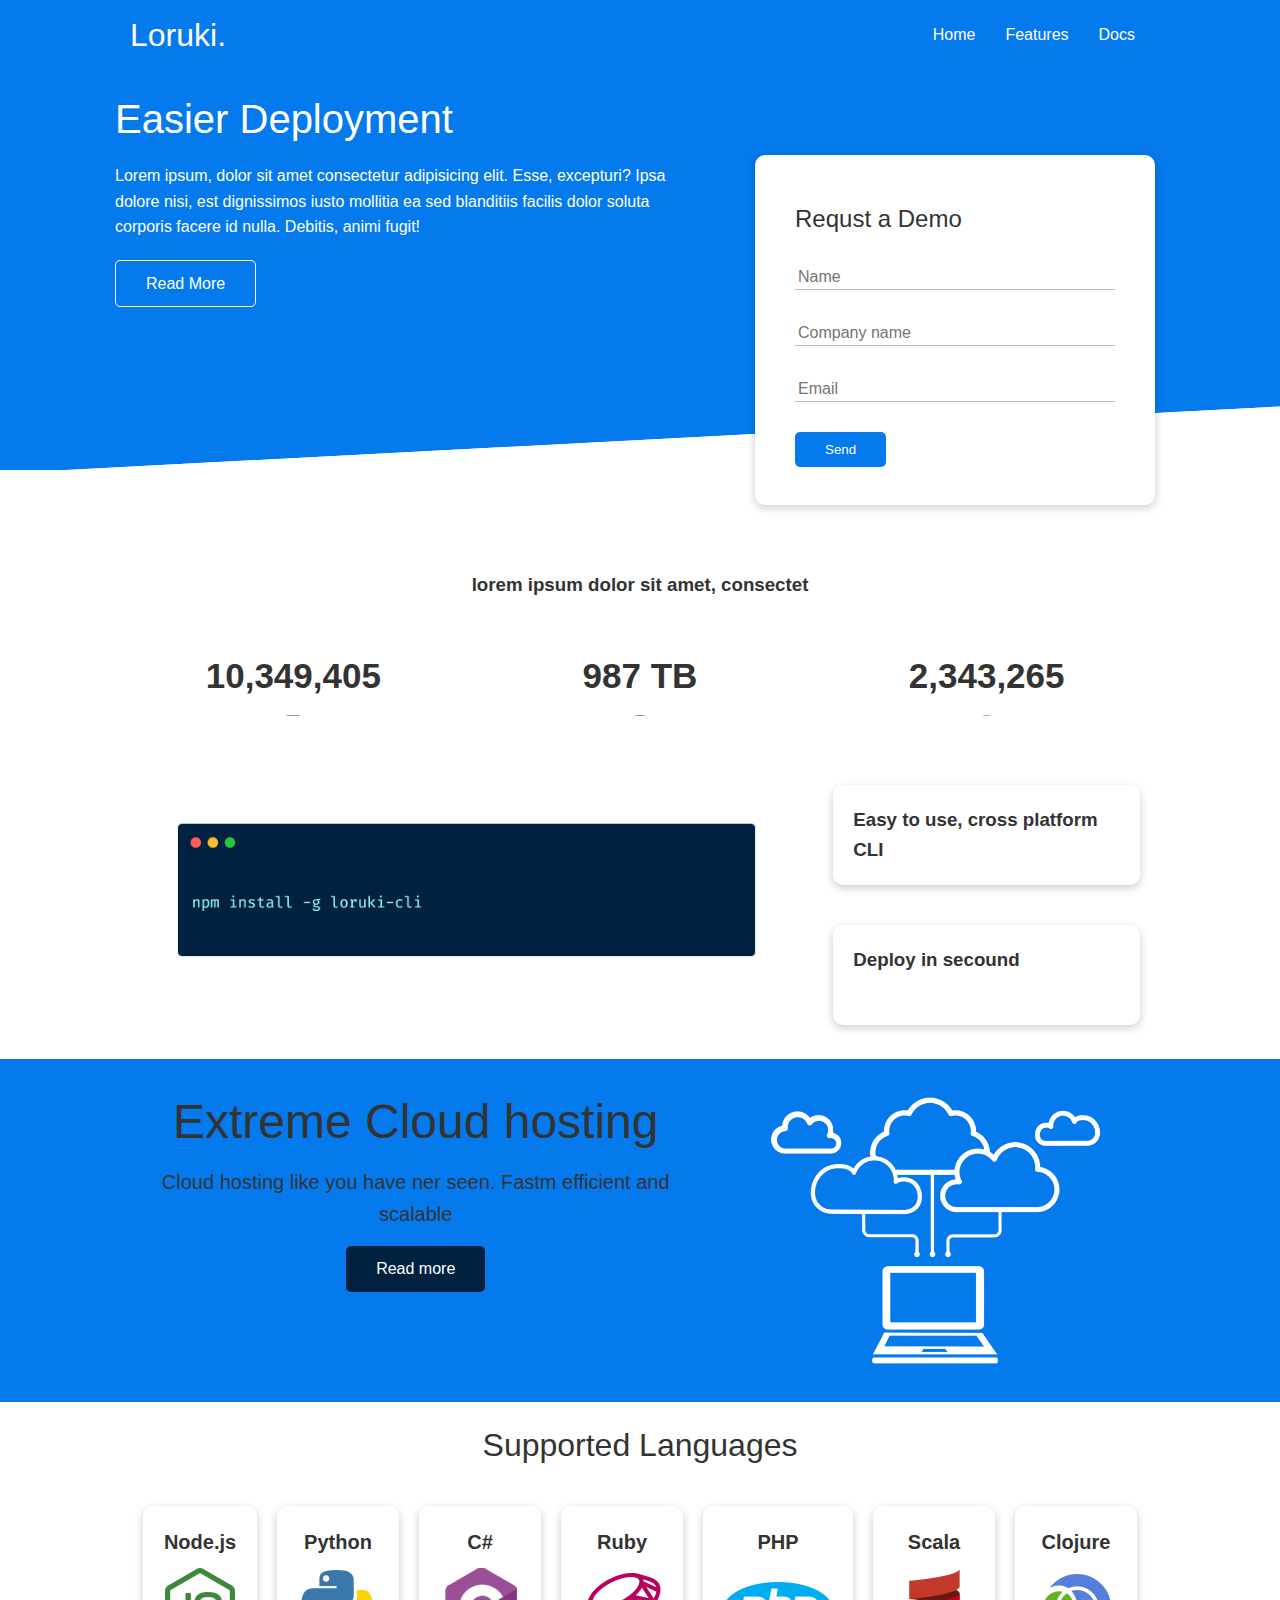
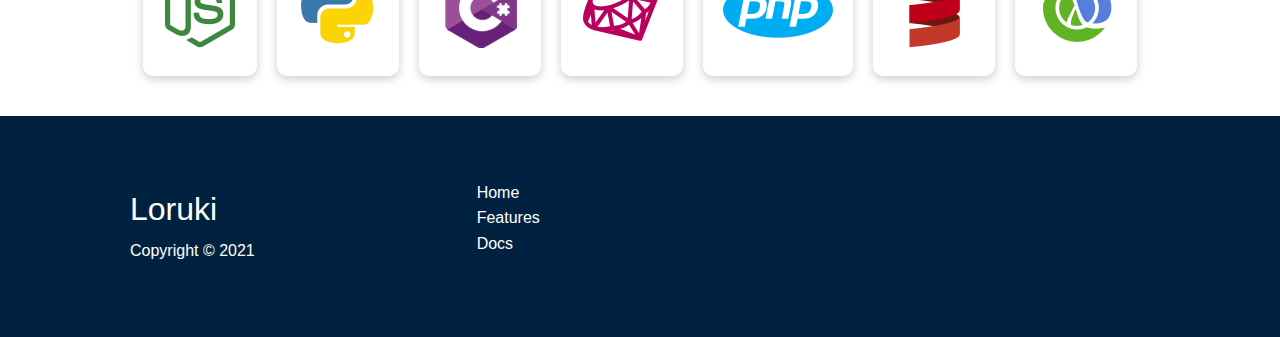
<file: index.html>
<!DOCTYPE html>
<html lang="en">

<head>
    <meta charset="UTF-8">
    <meta http-equiv="X-UA-Compatible" content="IE=edge">
    <meta name="viewport" content="width=device-width, initial-scale=1.0">
    <link rel="stylesheet" href="https://cdnjs.cloudflare.com/ajax/libs/font-awesome/6.0.0-beta2/css/all.min.css"
        integrity="sha512-YWzhKL2whUzgiheMoBFwW8CKV4qpHQAEuvilg9FAn5VJUDwKZZxkJNuGM4XkWuk94WCrrwslk8yWNGmY1EduTA=="
        crossorigin="anonymous" referrerpolicy="no-referrer" />
    <link rel="stylesheet" href="css/utilities.css">
    <link rel="stylesheet" href="css/style.css">
    <title>Loruki | Cloud Hosting For Everyone</title>
</head>

<body>
    <!-- Navbar -->
    <div class="navbar">
        <div class="container flex">
            <h1 class="logo">Loruki.</h1>
            <nav>
                <ul>
                    <li><a href="index.html">Home</a></li>
                    <li><a href="features.html">Features</a></li>
                    <li><a href="docs.html">Docs</a></li>
                </ul>
            </nav>
        </div>
    </div>

    <!-- Showcase -->
    <section class="showcase">
        <div class="container grid">
            <div class="showcase-text">
                <h1>Easier Deployment</h1>
                <p> Lorem ipsum, dolor sit amet consectetur adipisicing elit. Esse, excepturi? Ipsa dolore nisi, est
                    dignissimos iusto mollitia ea sed blanditiis facilis dolor soluta corporis facere id nulla. Debitis,
                    animi fugit!
                </p>
                <a href="features.html" class="btn btn-outline">Read More</a>
            </div>

            <div class="showcase-form card">
                <h2>Requst a Demo</h2>
                <form action="">
                    <div class="form-control">
                        <input type="text" name="name" placeholder="Name">
                    </div>
                    <div class="form-control">
                        <input type="text" name="company" placeholder="Company name">
                    </div>
                    <div class="form-control">
                        <input type="email" name="email" placeholder="Email">
                    </div>
                    <input type="submit" value="Send" class="btn btn-primary">
                </form>
            </div>
        </div>
    </section>

    <!-- Stats -->
    <section class="stats">
        <div class="container">
            <h3 class="stats-heading text-center my-1">
                lorem ipsum dolor sit amet, consectet
            </h3>
            <div class="grid grid-3 text-center my-4">
                <div>
                    <i class="fas fa-server fa-3x"></i>
                    <h3>10,349,405</h3>
                    <p class="text-secondary">Deployments</p>
                </div>
                <div>
                    <i class="fas fa-upload fa-3x"></i>
                    <h3>987 TB</h3>
                    <p class="text-secondary">Published</p>
                </div>
                <div>
                    <i class="fas fa-project-diagram fa-3x"></i>
                    <h3>2,343,265</h3>
                    <p class="text-secondary">Project</p>
                </div>
            </div>
        </div>
    </section>

    <!-- CLi -->

    <section class="cli">
        <div class="container grid">
            <img src="images/cli.png" alt="">
            <div class="card">
                <h3>Easy to use, cross platform CLI</h3>
            </div>
            <div class="card">
                <h3>Deploy in secound</h3>
            </div>
        </div>
    </section>

    <!-- Cloud -->

    <section class="cloud bg-primary my-2 py-2">
        <div class="container grid">
            <div class="text-center">
                <h2 class="lg">Extreme Cloud hosting</h2>
                <p class="lead my-1">Cloud hosting like you have ner seen.
                    Fastm efficient and scalable
                </p>
                <a href="features.html" class="btn btn-dark">Read more</a>
            </div>
            <img src="images/cloud.png" alt="">
        </div>
    </section>

    <!-- Languages -->
    <section class="languages">
        <h2 class="md text-center my-2">
            Supported Languages
        </h2>
        <div class="container flex">
            <div class="card">
                <h4>Node.js</h4>
                <img src="images/logos/node.png" alt="">
            </div>
            <div class="card">
                <h4>Python</h4>
                <img src="images/logos/python.png" alt="">
            </div>
            <div class="card">
                <h4>C#</h4>
                <img src="images/logos/csharp.png" alt="">
            </div>
            <div class="card">
                <h4>Ruby</h4>
                <img src="images/logos/ruby.png" alt="">
            </div>
            <div class="card">
                <h4>PHP</h4>
                <img src="images/logos/php.png" alt="">
            </div>
            <div class="card">
                <h4>Scala</h4>
                <img src="images/logos/scala.png" alt="">
            </div>
            <div class="card">
                <h4>Clojure</h4>
                <img src="images/logos/clojure.png" alt="">
            </div>
        </div>
    </section>

    <!-- Footer -->

    <footer class="footer bg-dark py-5">
        <div class="container grid grid-3">
            <div>
                <h1>
                    Loruki
                </h1>
                <p>Copyright &copy; 2021</p>
            </div>
            <nav>
                <ul>
                    <li><a href="index.html">Home</a></li>
                    <li><a href="features.html">Features</a></li>
                    <li><a href="docs.html">Docs</a></li>
                </ul>
            </nav>

            <div class="social">
                <a href="https://github.com/"><i class="fab fa-github fa-2x"></i></a>
                <a href="https://facebook.com/"><i class="fab fa-facebook fa-2x"></i></a>
                <a href="https://instagram.com/"><i class="fab fa-instagram fa-2x"></i></a>
                <a href="https://twitter.com/"><i class="fab fa-twitter fa-2x"></i></a>
            </div>
        </div>
    </footer>
</body>

</html>
</file>
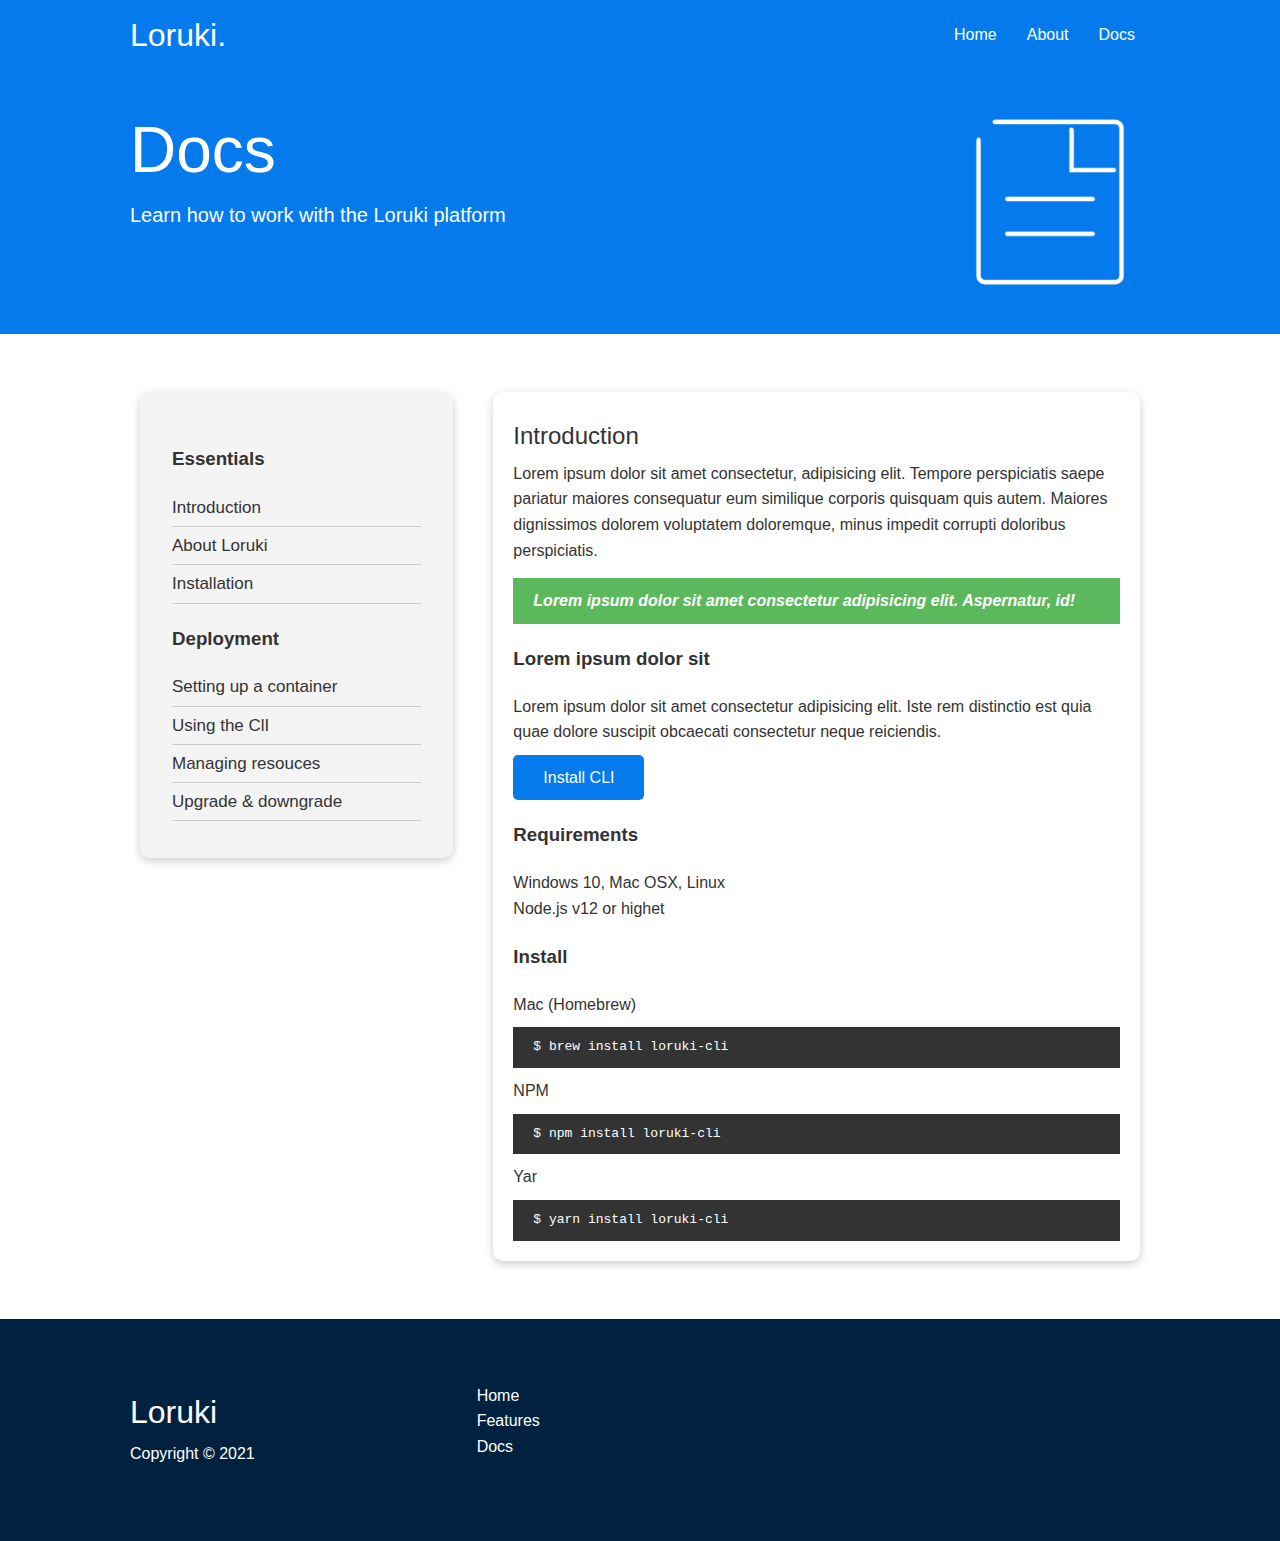
<file: docs.html>
<!DOCTYPE html>
<html lang="en">

<head>
    <meta charset="UTF-8">
    <meta http-equiv="X-UA-Compatible" content="IE=edge">
    <meta name="viewport" content="width=device-width, initial-scale=1.0">
    <link rel="stylesheet" href="https://cdnjs.cloudflare.com/ajax/libs/font-awesome/6.0.0-beta2/css/all.min.css"
        integrity="sha512-YWzhKL2whUzgiheMoBFwW8CKV4qpHQAEuvilg9FAn5VJUDwKZZxkJNuGM4XkWuk94WCrrwslk8yWNGmY1EduTA=="
        crossorigin="anonymous" referrerpolicy="no-referrer" />
    <link rel="stylesheet" href="css/utilities.css">
    <link rel="stylesheet" href="css/style.css">
    <title>Loruki | Cloud Hosting For Everyone</title>
</head>

<body>
    <!-- Navbar -->
    <div class="navbar">
        <div class="container flex">
            <h1 class="logo">Loruki.</h1>
            <nav>
                <ul>
                    <li><a href="index.html">Home</a></li>
                    <li><a href="features.html">About</a></li>
                    <li><a href="docs.html   ">Docs</a></li>
                </ul>
            </nav>
        </div>
    </div>

    <!-- Head -->
    <section class="docs-head bg-primary py-3">
        <div class="container grid">
            <div>
                <h1 class="xl">Docs</h1>
                <p class="lead"> 
                    Learn how to work with the Loruki platform
                </p>
            </div>
            <img src="images/docs.png" alt="">
        </div>
    </section>
    <!-- Docs main -->
    <section class="docs-main my-4">
        <div class="container grid">
            <div class="card bg-light p-3">
                <h3 class="my-2">Essentials</h3>
                <nav>
                    <ul>
                        <li><a href="#">Introduction</a></li>
                        <li><a href="#">About Loruki</a></li>
                        <li><a href="#">Installation</a></li>
                    </ul>
                </nav>
                <h3 class="my-2">Deployment</h3>
                <nav>
                    <ul>
                        <li><a href="#">Setting up a container</a></li>
                        <li><a href="#">Using the ClI</a></li>
                        <li><a href="#">Managing resouces</a></li>
                        <li><a href="#">Upgrade & downgrade</a></li>
                    </ul>
                </nav>
            </div>
            <div class="card">
                <h2>Introduction</h2>
                <p>Lorem ipsum dolor sit amet consectetur, adipisicing elit. Tempore perspiciatis saepe pariatur maiores consequatur eum similique corporis quisquam quis autem. Maiores dignissimos dolorem voluptatem doloremque, minus impedit corrupti doloribus perspiciatis.</p>
                <div class="alert alert-success">
                    <i class="fas fa-info">Lorem ipsum dolor sit amet consectetur adipisicing elit. Aspernatur, id!</i>

                </div>
                <h3>Lorem ipsum dolor sit</h3>
                <p>Lorem ipsum dolor sit amet consectetur adipisicing elit. Iste rem distinctio est quia quae dolore suscipit obcaecati consectetur neque reiciendis.</p>
                <a href="#" class="btn btn-primary">Install CLI</a>

                <h3>Requirements</h3>
                <ul>
                    <li>Windows 10, Mac OSX, Linux</li>
                    <li>Node.js v12 or highet</li>

                </ul>

                <h3>Install</h3>
                <p>Mac (Homebrew)</p>
                <pre><code>$ brew install loruki-cli</code></pre>
                <p>NPM</p>
                <pre><code>$ npm install loruki-cli</code></pre>
                <p>Yar</p>
                <pre><code>$ yarn install loruki-cli</code></pre>
            </div>
        </div>
    </section>



    <!-- Footer -->

    <footer class="footer bg-dark py-5">
        <div class="container grid grid-3">
            <div>
                <h1>
                    Loruki
                </h1>
                <p>Copyright &copy; 2021</p>
            </div>
            <nav>
                <ul>
                    <li><a href="index.html">Home</a></li>
                    <li><a href="features.html">Features</a></li>
                    <li><a href="docs.html">Docs</a></li>
                </ul>
            </nav>

            <div class="social">
                <a href="https://github.com/"><i class="fab fa-github fa-2x"></i></a>
                <a href="https://facebook.com/"><i class="fab fa-facebook fa-2x"></i></a>
                <a href="https://instagram.com/"><i class="fab fa-instagram fa-2x"></i></a>
                <a href="https://twitter.com/"><i class="fab fa-twitter fa-2x"></i></a>
            </div>
        </div>
    </footer>
</body>

</html>
</file>
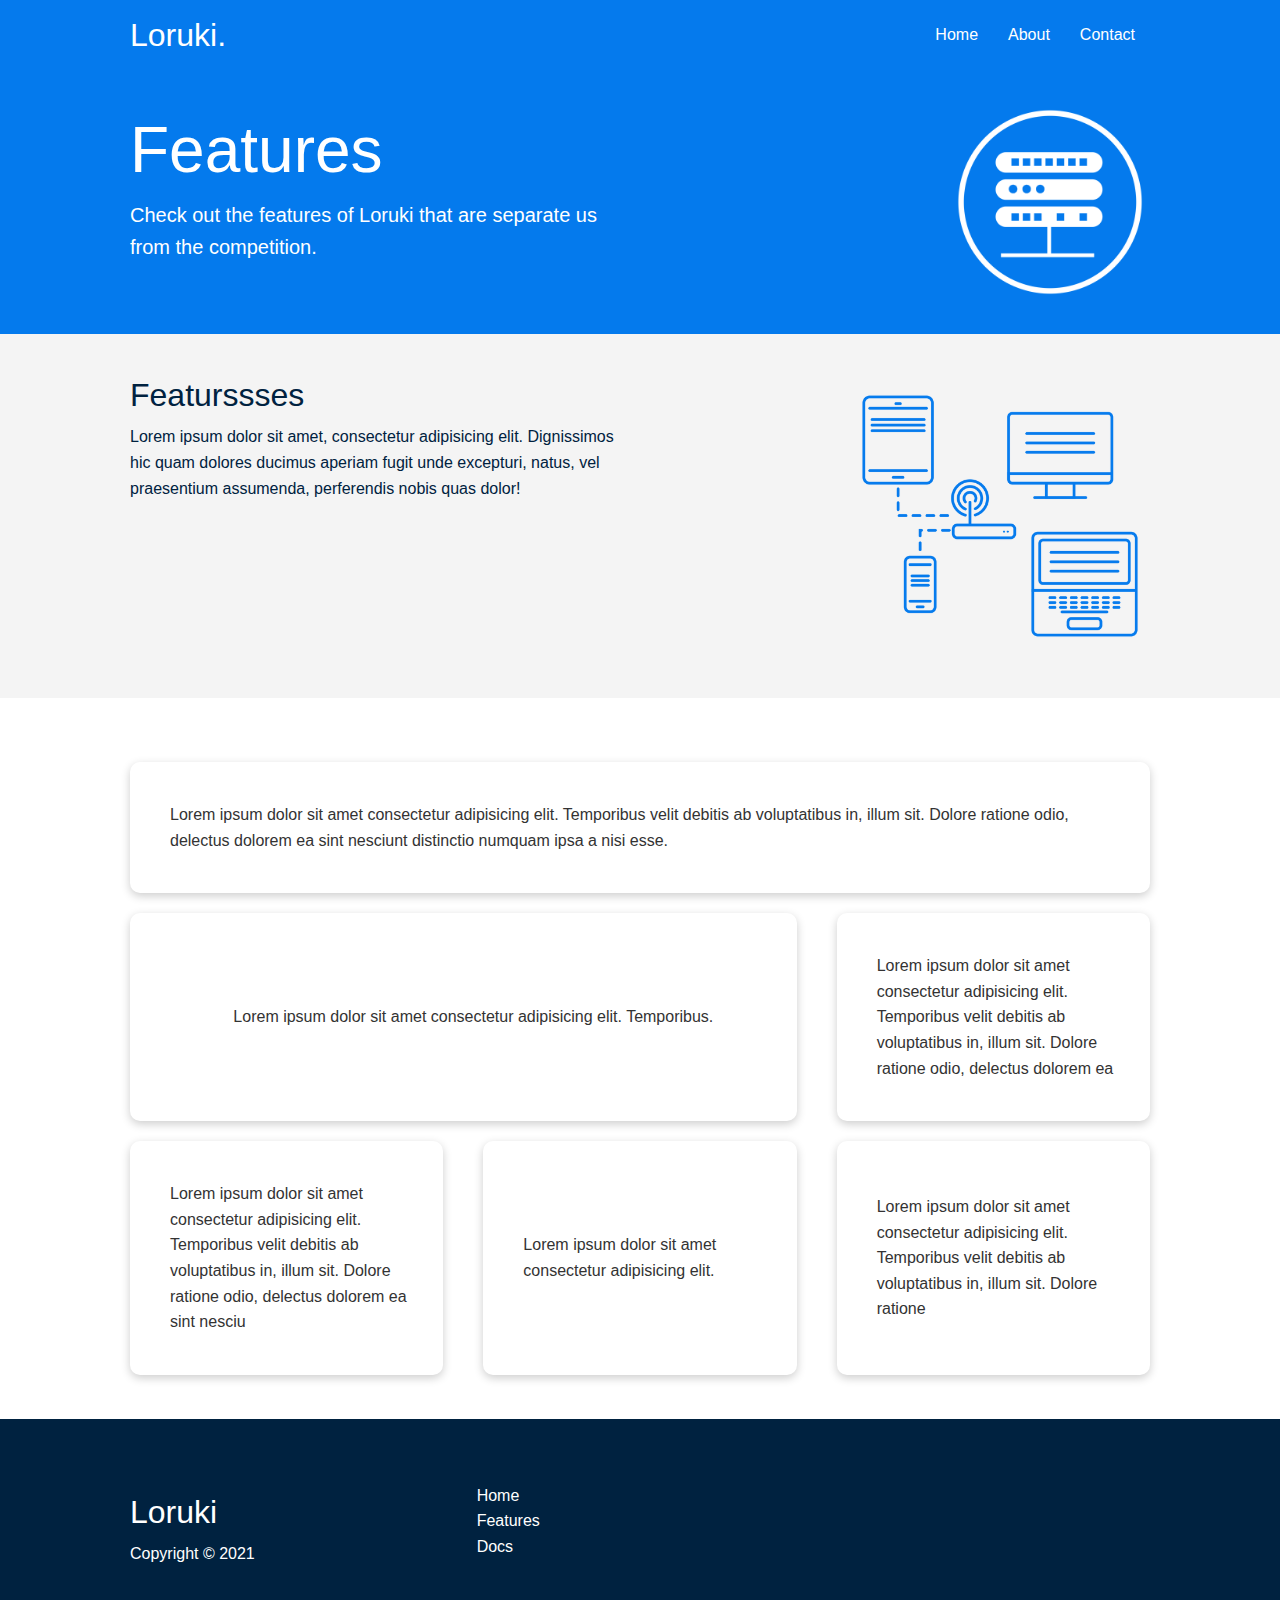
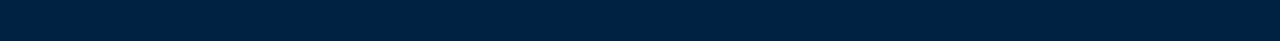
<file: features.html>
<!DOCTYPE html>
<html lang="en">

<head>
    <meta charset="UTF-8">
    <meta http-equiv="X-UA-Compatible" content="IE=edge">
    <meta name="viewport" content="width=device-width, initial-scale=1.0">
    <link rel="stylesheet" href="https://cdnjs.cloudflare.com/ajax/libs/font-awesome/6.0.0-beta2/css/all.min.css"
        integrity="sha512-YWzhKL2whUzgiheMoBFwW8CKV4qpHQAEuvilg9FAn5VJUDwKZZxkJNuGM4XkWuk94WCrrwslk8yWNGmY1EduTA=="
        crossorigin="anonymous" referrerpolicy="no-referrer" />
    <link rel="stylesheet" href="css/utilities.css">
    <link rel="stylesheet" href="css/style.css">
    <title>Loruki | Cloud Hosting For Everyone</title>
</head>

<body>
    <!-- Navbar -->
    <div class="navbar">
        <div class="container flex">
            <h1 class="logo">Loruki.</h1>
            <nav>
                <ul>
                    <li><a href="index.html">Home</a></li>
                    <li><a href="features.html">About</a></li>
                    <li><a href="docs.html   ">Contact</a></li>
                </ul>
            </nav>
        </div>
    </div>

    <!-- Head -->
    <section class="features-head bg-primary py-3">
        <div class="container grid">
            <div>
                <h1 class="xl">Features</h1>
                <p class="lead">Check out the features of Loruki that are
                    separate us from the competition.
                </p>
            </div>
            <img src="images/server.png" alt="">
        </div>
    </section>

    <!-- Sub head -->

    <section class="features-sub-head bg-light py-3">
        <div class="container grid">
            <div>
                <h1 class="md">Featurssses</h1>
                <p>Lorem ipsum dolor sit amet, consectetur adipisicing elit. Dignissimos hic quam dolores ducimus
                    aperiam fugit unde excepturi, natus, vel praesentium assumenda, perferendis nobis quas dolor!</p>
            </div>
            <img src="images/server2.png" alt="">
        </div>
    </section>

    <section class="features-main my-2">
        <div class="container grid grid-3">
            <div class="card flex">
                <i class="fas fa-server fa-3x"></i>
                <p>Lorem ipsum dolor sit amet consectetur adipisicing elit. Temporibus velit debitis ab voluptatibus in,
                    illum sit. Dolore ratione odio, delectus dolorem ea sint nesciunt distinctio numquam ipsa a nisi
                    esse.</p>
            </div>
            <div class="card flex">
                <i class="fas fa-server fa-3x"></i>
                <p>Lorem ipsum dolor sit amet consectetur adipisicing elit. Temporibus.</p>
            </div>
            <div class="card flex">
                <i class="fas fa-server fa-3x"></i>
                <p>Lorem ipsum dolor sit amet consectetur adipisicing elit. Temporibus velit debitis ab voluptatibus in,
                    illum sit. Dolore ratione odio, delectus dolorem ea </p>
            </div>
            <div class="card flex">
                <i class="fas fa-server fa-3x"></i>
                <p>Lorem ipsum dolor sit amet consectetur adipisicing elit. Temporibus velit debitis ab voluptatibus in,
                    illum sit. Dolore ratione odio, delectus dolorem ea sint nesciu</p>
            </div>
            <div class="card flex">
                <i class="fas fa-server fa-3x"></i>
                <p>Lorem ipsum dolor sit amet consectetur adipisicing elit.</p>
            </div>
            <div class="card flex">
                <i class="fas fa-server fa-3x"></i>
                <p>Lorem ipsum dolor sit amet consectetur adipisicing elit. Temporibus velit debitis ab voluptatibus in,
                    illum sit. Dolore ratione</p>
            </div>
        </div>
    </section>
    <!-- Footer -->

    <footer class="footer bg-dark py-5">
        <div class="container grid grid-3">
            <div>
                <h1>
                    Loruki
                </h1>
                <p>Copyright &copy; 2021</p>
            </div>
            <nav>
                <ul>
                    <li><a href="index.html">Home</a></li>
                    <li><a href="features.html">Features</a></li>
                    <li><a href="docs.html">Docs</a></li>
                </ul>
            </nav>

            <div class="social">
                <a href="https://github.com/"><i class="fab fa-github fa-2x"></i></a>
                <a href="https://facebook.com/"><i class="fab fa-facebook fa-2x"></i></a>
                <a href="https://instagram.com/"><i class="fab fa-instagram fa-2x"></i></a>
                <a href="https://twitter.com/"><i class="fab fa-twitter fa-2x"></i></a>
            </div>
        </div>
    </footer>
</body>

</html>
</file>
<file: css/utilities.css>
.container {
    max-width: 1100px;
    margin: 0 auto;
    overflow: auto;
    padding: 0 40px;

}

.card {
    background-color:#fff;
    color:#333;
    border-radius: 10px;
    box-shadow: 0 3px 10px rgba(0, 0, 0, 0.2);
    padding:20px;
    margin:10px;

}

.btn {
    display:inline-block;
    padding: 10px 30px;
    cursor:pointer;
    background:var(--primary-color);
    color:#fff;
    border:none;border-radius:5px;
}

.btn-outline {
    background-color:transparent;
    border: 1px #fff solid;
}

.btn:hover {
    transform: scale(0.975)
}
/* Backgrounds & colored buttons */

.bg-primary, 
.btn-primary {
    background-color:var(--primary-color);
    color:#fff;
}
.bg-secondary,
.btn-secondary {
    background-color:var(--secondary-color);
    color:#fff;
}
.bg-dark,
.btn-dark{
    background-color:var(--dark-color);
    color:#fff;
}
.bg-light,
.btn-light {
    background-color:var(--light-color);
    color:#fff;
}

.bg-primary a, 
.btn-primary a,
.bg-secondary a,
.btn-secondar a,
.bg-dark a,
.btn-dark a {
    color: #fff;
}


/* Text sizes */

.lead {
    font-size:20px;
}

.sm {
    font-size:1rem;
}

.md {
    font-size:2rem;

}
.lg {
    font-size:3rem;
}

.xl {
    font-size:4rem;
}

.text-center {
    text-align: center;
}

/* Alert */

.alert {
    background-color:var(--light-color);
    padding:10px 20px;
    font-weight: bold;
    margin:15px 0;
}

.alert i {
    margin-right:10px;
}

.alert-success {
 background-color:var(--success-color);
 color:#fff;
}

.alert-error {
    background-color:var(--error-color);
    color:#fff;
}
.flex {
    display: flex;
    justify-content: center;
    align-items: center;
    height: 100%;

}

.grid {
    display:grid;
    grid-template-columns: repeat(2, 1fr);
    gap: 20px;
    justify-content:center;
    align-content:center;
    height:100%;
    
}

.grid-3 {
    grid-template-columns: repeat(3, 1fr);
}

/* Margin */

.my-1 {
    margin: 1rem 0;
}

.my-2 {
    margin: 1.5rem 0;
    color:#333;
    
}

.my-3 {
    margin:2rem; }

.my-4 {
    margin:3rem 0;
}

.my-5 {
    margin:4rem 0;
}
.m-1 {
    margin: 1rem ;
}

.m-2 {
    margin: 1.5rem ;
}

.m-3 {
    margin:2rem; }

.m-4 {
    margin:3rem ;
}

.m-5 {
    margin:4rem ;
}
/* Padding */

.py-1 {
    padding: 1rem 0;
}

.py-2 {
    padding: 1.5rem 0;
}

.py-3 {
    padding:2rem; }

.py-4 {
    padding:3rem 0;
}

.py-5 {
    padding:4rem 0;
}
.p-1 {
    padding: 1rem ;
}

.p-2 {
 padding: 1.5rem ;
}

.p-3 {
 padding:2rem; }

.p-4 {
padding:3rem ;
}

.p-5 {
 padding :4rem ;
}
</file>
<file: css/style.css>
@import url('https://fonts.googleapis.com/css2?family=Lato:wght@300&display=swap');

:root {
    --primary-color: #047aed;
    --secondary-color:#1c3fa8;
    --dark-color:#002240;
    --light-color:#f4f4f4;
    --success-color:#5cb85c;
    --error-color:#d9534f;
}
* { box-sizing: border-box;
    padding: 0;
    margin: 0;

}

body {
    font-family: 'Leto', sans-serif;
    color:#333333;
    line-height:1.6;
}

ul {
    list-style-type: none;
}

a {
    text-decoration: none;
    color:#333;
}

h1,h2 {
    font-weight:300;
    line-height: 1.2;
    margin: 10px 0;
}

p {
    margin:10px 0;
}

img {
    width:100%;
}
code,pre {
    background:#333;
    color:#fff;
    padding:10px;
}
/*  NAVBAR  */

.navbar {
    background-color: #057aed;
    color:#fff;
    height: 70px;
}

.navbar ul {
    display:flex;
}

.navbar a {
    color:#fff;
    padding:10px;
    margin: 0 5px;

}

.navbar a:hover {
    border-bottom: 2px #fff solid;
}
.navbar .flex {
    justify-content: space-between;
}
/* Showcase */
.showcase {
    height:400px;
    background-color:var(--primary-color);
    color:#fff;
    position:relative;

}

.showcase h1 {
    font-size:40px;

}

.showcase p {
    margin: 20px 0; 

}

.showcase .grid {
    overflow:visible;
    grid-template-columns: 55% 45%;
    gap:30px;
}

.showcase-form {
    position:relative;
    top:60px;
    height:350px;
    width: 400px;
    padding: 40px;
    z-index: 100;
    justify-self:flex-end;
}
.showcase-form .form-control  {
    margin:30px 0;

}

.showcase-form input[type="text"],
.showcase-form input[type="email"] {
    border:0;
    border-bottom:1px solid #b4becb;
    width:100%;
    padding:3px;
    font-size:16px;
}

.showcase-form input:focus {
    outline:none;
}

.showcase::before,.showcase::after {
    content: '';
    position:absolute;
    height: 100px;
    bottom:-70px;
    right:0;
    left:0;
    background:#fff;
    -webkit-transform: skewY(-3deg);
    transform:skewY(-1,5deg)
}

/* Stats */


.stats {
    padding-top:100px;
}

.stats-heading {
    max-width: 500px;
    margin:auto;
}
.stats .grid h3 {
    font-size:35px;
}

.stats .grid p {
    font-size:2px;
    font-weight: bold;
}
/* CLi */

.cli .grid {
    grid-template-columns: repeat(3,1fr);
    grid-template-rows: repeat(2,1fr);
}
.cli .grid >*:first-child {
    grid-column: 1 / span 2;
    grid-row:1 / span 2;
}

/* Cloud */

.cloud .grid {
    grid-template-columns: 4fr 3fr;
}

/* Languages */
.languages .flex {
    flex-wrap: wrap;
}
.languages .card {
    text-align: center;
    margin:18px 10px 40px;
    transition:transform 0.2s ease-in-out;
}

.languages .card h4 {
 font-size:20px;
    margin-bottom:10px;
}

.languages .card:hover {
    transform: translateY(-15px)
}

/* Features */

.features-head img, .docs-head img {
    width:200px;
    justify-self: flex-end;
}

.features-sub-head img {
    width:300px;
    justify-self: flex-end;
}

.features-sub-head .container div{
    color:var(--dark-color);
}

.features-main .card > i {
    margin-right: 20px;
}

.features-main .grid {
    padding:30px;
}

.features-main .grid > *:first-child {
    grid-column: 1 / span 3;
}
.features-main .grid > *:nth-child(2){
    grid-column: 1 / span 2;
}

/* Docs */
.docs-main h3 {
    margin:20px 0;
}

.docs-main .grid {
    grid-template-columns: 1fr 2fr;
    align-items: flex-start;
}
.docs-main nav li {
    font-size:17px;
    padding-bottom: 5px;
    margin-bottom: 5px;
    border-bottom: 1px #ccc solid;
}

/* Footer */

.footer .social a {
    margin:0 10px;
}

/* Tablets and under */

@media(max-width:768px) {
    .grid,
    .showcase .grid,
    .stats .grid,
    .cli .grid,
    .cloud .grid {
        grid-template-columns:1fr;
        grid-template-rows: 1fr;
    }

    .showcase {
        height:auto;
    }

    .showcase-text {
        text-align:center;
        margin-top:40px;

    }
    .showcase-form {
        justify-self: center;
        margin:auto;
    }

    .cli .grid > *:first-child {
        grid-column: 1;
        grid-row: 1;
    }
    
}
/* Mobile */

@media(max-width:500px) {
   .navbar {
       height:110px;
   }

   .navbar .flex {
       flex-direction:column;
   }

   .navbar ul {
       padding:10px;
       background-color: rgba(0, 0, 0, 0.1)
   }
}
</file>
